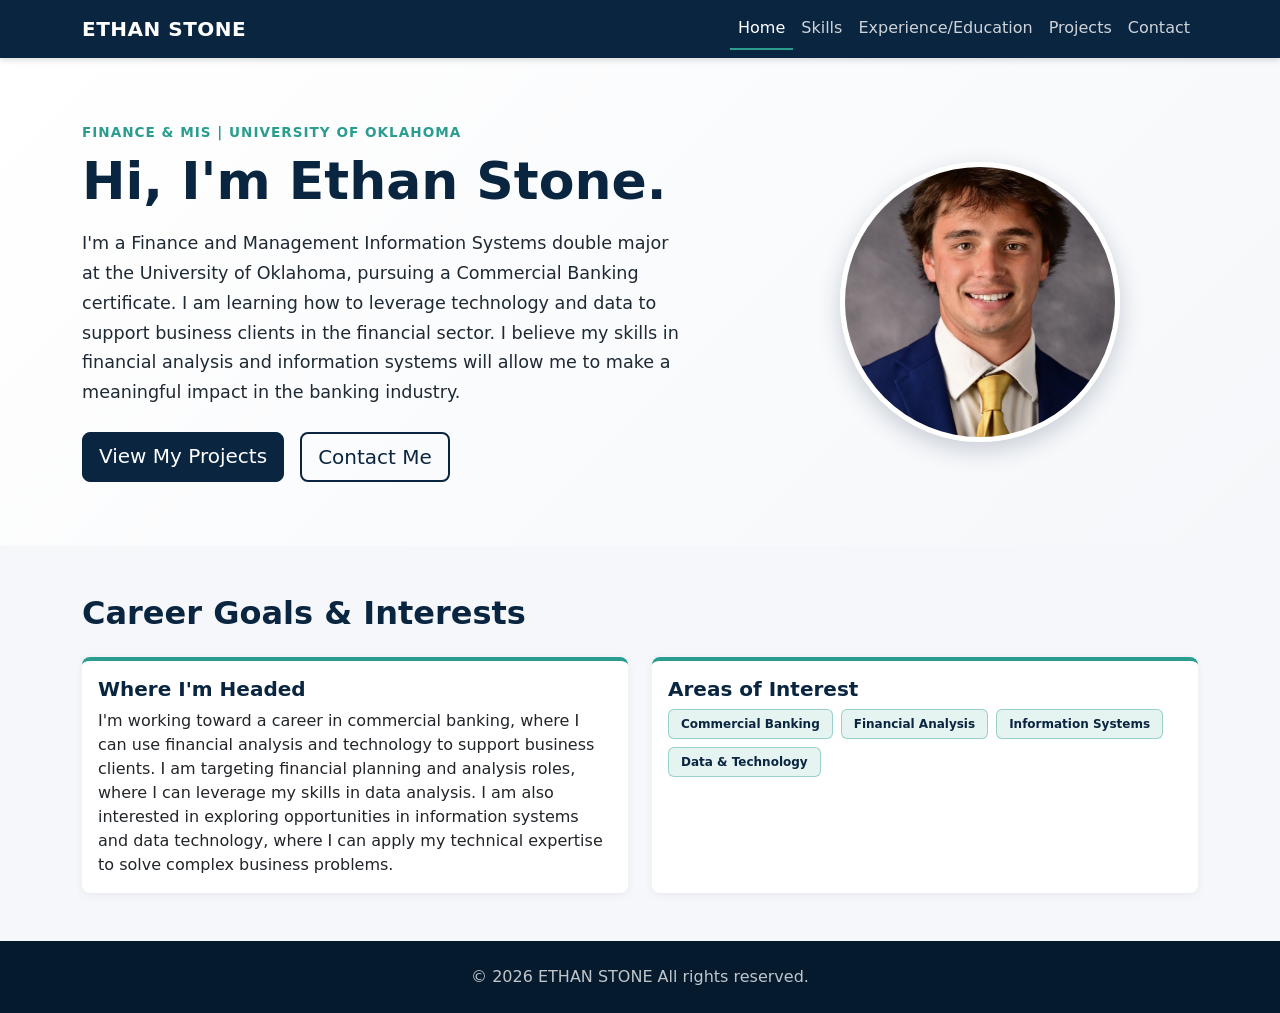
<file: index.html>
﻿<!DOCTYPE html>

<html lang="en" xmlns="http://www.w3.org/1999/xhtml">
<head>
    <meta charset="utf-8" />
    <meta name="viewport" content="width=device-width, initial-scale=1">
    <title>ETHAN STONE PORTFOLIO</title>

    <link href="https://cdn.jsdelivr.net/npm/bootstrap@5.3.8/dist/css/bootstrap.min.css" rel="stylesheet" integrity="sha384-sRIl4kxILFvY47J16cr9ZwB07vP4J8+LH7qKQnuqkuIAvNWLzeN8tE5YBujZqJLB" crossorigin="anonymous">
    <link rel="stylesheet" href="style.css">
</head>
<body class="d-flex flex-column min-vh-100">
    <header>
        <nav class="navbar navbar-expand-lg site-navbar" aria-label="Main navigation">
            <div class="container">
                <a class="navbar-brand" href="index.html">ETHAN STONE</a>

                <button class="navbar-toggler" type="button"
                        data-bs-toggle="collapse" data-bs-target="#mainNav"
                        aria-controls="mainNav" aria-expanded="false"
                        aria-label="Toggle navigation">
                    <span class="navbar-toggler-icon"></span>
                </button>

                <div class="collapse navbar-collapse" id="mainNav">
                    <ul class="navbar-nav ms-auto">
                        <li class="nav-item">
                            <a class="nav-link active" aria-current="page" href="index.html">Home</a>
                        </li>
                        <li class="nav-item">
                            <a class="nav-link" href="skills.html">Skills</a>
                        </li>
                        <li class="nav-item">
                            <a class="nav-link" href="experience.html">Experience/Education</a>
                        </li>
                        <li class="nav-item">
                            <a class="nav-link" href="projects.html">Projects</a>
                        </li>
                        <li class="nav-item">
                            <a class="nav-link" href="contact.html">Contact</a>
                        </li>
                    </ul>
                </div>
            </div>
        </nav>
    </header>

    <main class="flex-grow-1">
        <section class="hero" aria-labelledby="hero-title">
            <div class="container">
                <div class="row align-items-center g-5">

                    <div class="col-md-5 order-md-2 text-center">
                        <img src="images/stone.png"
                             alt="Portrait of Ethan Stone"
                             class="profile-photo">
                    </div>

                    <div class="col-md-7 order-md-1">
                        <p class="hero-eyebrow">Finance &amp; MIS | University of Oklahoma</p>
                        <h1 id="hero-title" class="hero-title">Hi, I'm Ethan Stone.</h1>
                        <p class="hero-bio">
                            I'm a Finance and Management Information Systems double major at the
                            University of Oklahoma, pursuing a Commercial Banking certificate.
                            I am learning how to leverage technology and data to support business clients in the financial sector.
                            I believe my skills in financial analysis and information systems will allow me to make a meaningful impact in the banking industry.
                        </p>
                        <div class="d-flex flex-wrap gap-3 mt-4">
                            <a href="projects.html" class="btn btn-brand btn-lg">View My Projects</a>
                            <a href="contact.html" class="btn btn-outline-brand btn-lg">Contact Me</a>
                        </div>
                    </div>

                </div>
            </div>
        </section>
        <section class="py-5 bg-light-gray" aria-labelledby="goals-title">
            <div class="container">
                <h2 id="goals-title" class="section-heading mb-4">Career Goals &amp; Interests</h2>
                <div class="row g-4">

                    <div class="col-md-6">
                        <div class="card info-card h-100">
                            <div class="card-body">
                                <h3 class="card-title h5">Where I'm Headed</h3>
                                <p class="card-text">
                                    I'm working toward a career in commercial banking, where I can use
                                    financial analysis and technology to support business clients.
                                    I am targeting financial planning and analysis roles, where I can leverage my skills in data analysis. I am also interested in exploring opportunities in information systems and data technology, where I can apply my technical expertise to solve complex business problems.
                                </p>
                            </div>
                        </div>
                    </div>

                    <div class="col-md-6">
                        <div class="card info-card h-100">
                            <div class="card-body">
                                <h3 class="card-title h5">Areas of Interest</h3>
                                <div class="d-flex flex-wrap gap-2">
                                    <span class="badge skill-badge">Commercial Banking</span>
                                    <span class="badge skill-badge">Financial Analysis</span>
                                    <span class="badge skill-badge">Information Systems</span>
                                    <span class="badge skill-badge">Data &amp; Technology</span>
                                </div>
                            </div>
                        </div>
                    </div>

                </div>
            </div>
        </section>

    </main>

    <footer class="site-footer">
        <div class="container text-center">
            <p class="mb-0">&copy; 2026 ETHAN STONE All rights reserved.</p>
        </div>
    </footer>
    <script src="https://cdn.jsdelivr.net/npm/bootstrap@5.3.3/dist/js/bootstrap.bundle.min.js"></script>
    <script src="js/Script1.js"></script>
</body>
</html>
</file>
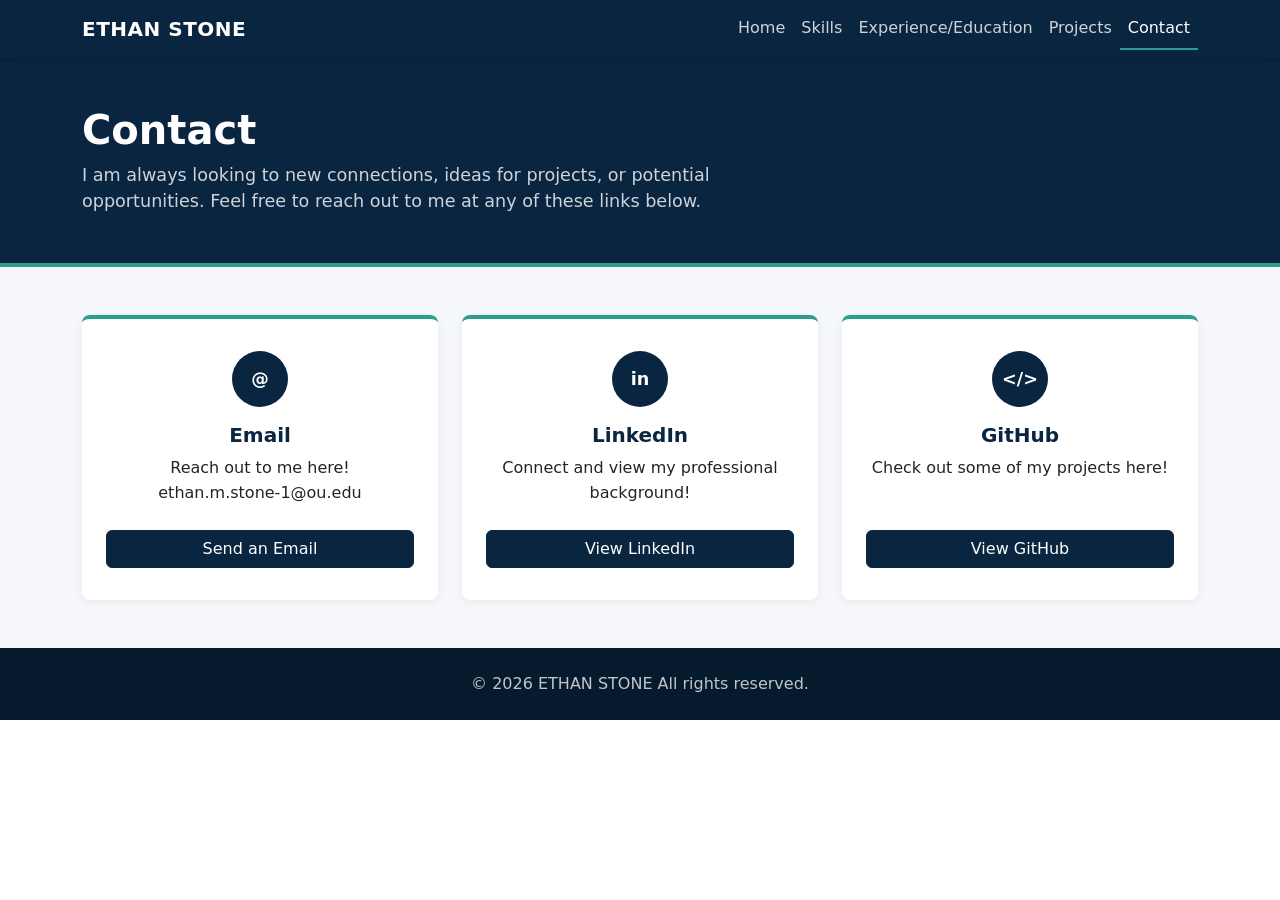
<file: Contact.html>
﻿<!DOCTYPE html>

<html lang="en" xmlns="http://www.w3.org/1999/xhtml">
<head>
    <meta charset="utf-8" />
    <meta name="viewport" content="width=device-width, initial-scale=1">
    <title>ETHAN STONE PORTFOLIO</title>

    <link href="https://cdn.jsdelivr.net/npm/bootstrap@5.3.8/dist/css/bootstrap.min.css" rel="stylesheet" integrity="sha384-sRIl4kxILFvY47J16cr9ZwB07vP4J8+LH7qKQnuqkuIAvNWLzeN8tE5YBujZqJLB" crossorigin="anonymous">
    <link rel="stylesheet" href="style.css">
</head>
<body class="d-flex flex-column min-vh-100">
    <header>
        <nav class="navbar navbar-expand-lg site-navbar" aria-label="Main navigation">
            <div class="container">
                <a class="navbar-brand" href="index.html">ETHAN STONE</a>

                <button class="navbar-toggler" type="button"
                        data-bs-toggle="collapse" data-bs-target="#mainNav"
                        aria-controls="mainNav" aria-expanded="false"
                        aria-label="Toggle navigation">
                    <span class="navbar-toggler-icon"></span>
                </button>

                <div class="collapse navbar-collapse" id="mainNav">
                    <ul class="navbar-nav ms-auto">
                        <li class="nav-item">
                            <a class="nav-link" href="index.html">Home</a>
                        </li>
                        <li class="nav-item">
                            <a class="nav-link" href="skills.html">Skills</a>
                        </li>
                        <li class="nav-item">
                            <a class="nav-link" href="experience.html">Experience/Education</a>
                        </li>
                        <li class="nav-item">
                            <a class="nav-link" href="projects.html">Projects</a>
                        </li>
                        <li class="nav-item">
                            <a class="nav-link active" aria-current="page" href="contact.html">Contact</a>
                        </li>
                    </ul>
                </div>
            </div>
        </nav>
    </header>

    <section class="page-header">
        <div class="container">
            <h1 class="page-title">Contact</h1>
            <p class="page-subtitle mb-0">
                I am always looking to new connections, ideas for projects, or potential opportunities. Feel free to reach out to me at any of these links below.
            </p>
        </div>
    </section>

    <section class="py-5 bg-light-gray" aria-label="Contact information">
        <div class="container">
            <div class="row g-4 justify-content-center">

                <div class="col-md-6 col-lg-4">
                    <div class="card info-card contact-card h-100">
                        <div class="card-body text-center d-flex flex-column">
                            <div class="contact-icon" aria-hidden="true">@</div>
                            <h2 class="card-title h5">Email</h2>
                            <p class="card-text">
                                Reach out to me here!<br>
                                <span class="replace-me">ethan.m.stone-1@ou.edu</span>
                            </p>
                            <a href="mailto:ethan.m.stone-1@ou.edu"
                               class="btn btn-brand mt-auto">Send an Email</a>
                        </div>
                    </div>
                </div>
                <div class="col-md-6 col-lg-4">
                    <div class="card info-card contact-card h-100">
                        <div class="card-body text-center d-flex flex-column">
                            <div class="contact-icon" aria-hidden="true">in</div>
                            <h2 class="card-title h5">LinkedIn</h2>
                            <p class="card-text">
                                Connect and view my professional background!
                            </p>
                            <a href="https://www.linkedin.com/in/ethan-stone11/"
                               class="btn btn-brand mt-auto"
                               target="_blank" rel="noopener noreferrer">
                                View LinkedIn
                                <span class="visually-hidden">(opens in a new tab)</span>
                            </a>
                        </div>
                    </div>
                </div>
                <div class="col-md-6 col-lg-4">
                    <div class="card info-card contact-card h-100">
                        <div class="card-body text-center d-flex flex-column">
                            <div class="contact-icon" aria-hidden="true">&lt;/&gt;</div>
                            <h2 class="card-title h5">GitHub</h2>
                            <p class="card-text">
                                Check out some of my projects here!
                            </p>
                            <a href="https://github.com/ethan-stone04"
                               class="btn btn-brand mt-auto"
                               target="_blank" rel="noopener noreferrer">
                                View GitHub
                                <span class="visually-hidden">(opens in a new tab)</span>
                            </a>
                        </div>
                    </div>
                </div>

            </div>
        </div>
    </section>


    <footer class="site-footer">
        <div class="container text-center">
            <p class="mb-0">&copy; 2026 ETHAN STONE All rights reserved.</p>
        </div>
    </footer>
    <script src="https://cdn.jsdelivr.net/npm/bootstrap@5.3.3/dist/js/bootstrap.bundle.min.js"></script>
    <script src="js/Script1.js"></script>

</body>
</html>
</file>
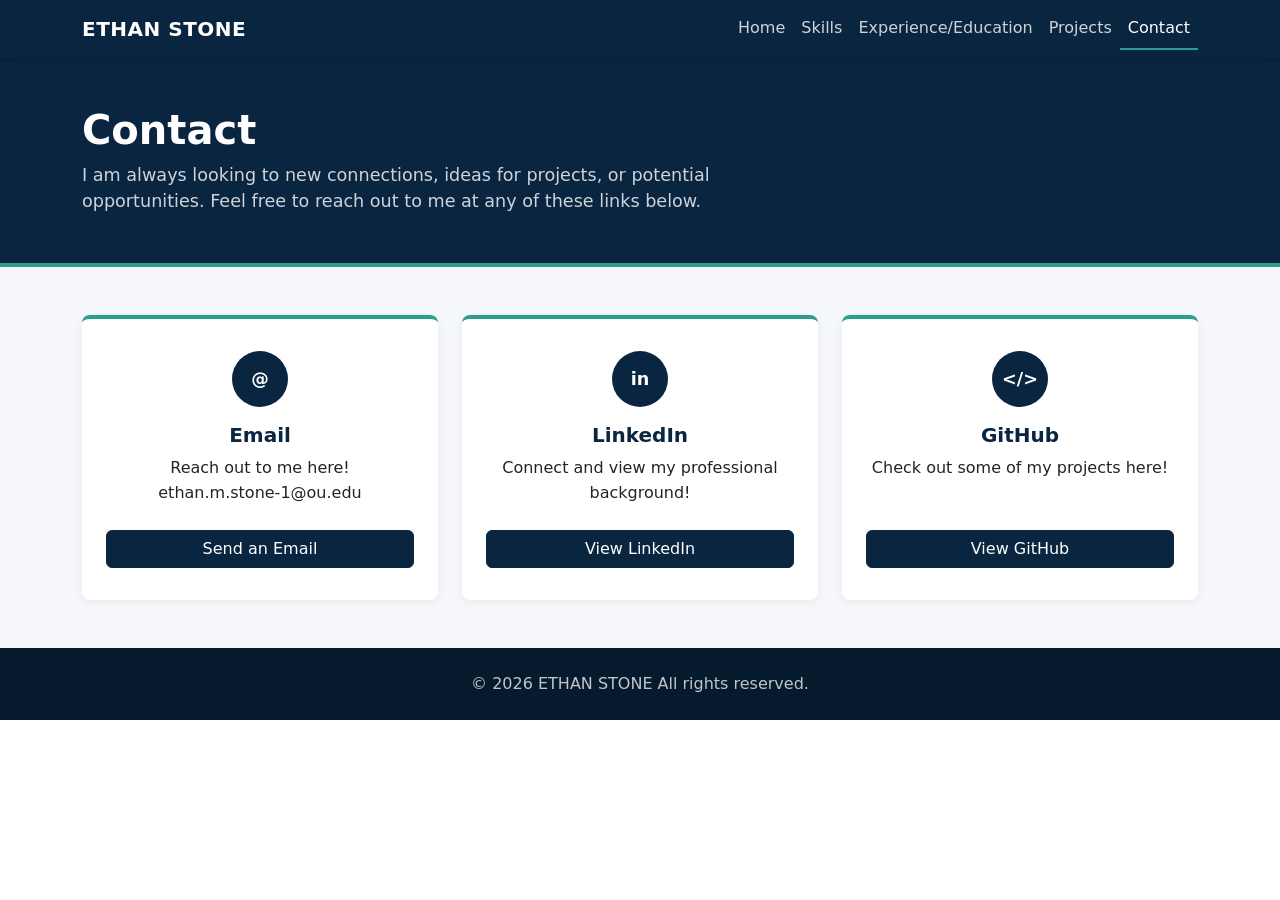
<file: contact.html>
﻿<!DOCTYPE html>

<html lang="en" xmlns="http://www.w3.org/1999/xhtml">
<head>
    <meta charset="utf-8" />
    <meta name="viewport" content="width=device-width, initial-scale=1">
    <title>ETHAN STONE PORTFOLIO</title>

    <link href="https://cdn.jsdelivr.net/npm/bootstrap@5.3.8/dist/css/bootstrap.min.css" rel="stylesheet" integrity="sha384-sRIl4kxILFvY47J16cr9ZwB07vP4J8+LH7qKQnuqkuIAvNWLzeN8tE5YBujZqJLB" crossorigin="anonymous">
    <link rel="stylesheet" href="style.css">
</head>
<body class="d-flex flex-column min-vh-100">
    <header>
        <nav class="navbar navbar-expand-lg site-navbar" aria-label="Main navigation">
            <div class="container">
                <a class="navbar-brand" href="index.html">ETHAN STONE</a>

                <button class="navbar-toggler" type="button"
                        data-bs-toggle="collapse" data-bs-target="#mainNav"
                        aria-controls="mainNav" aria-expanded="false"
                        aria-label="Toggle navigation">
                    <span class="navbar-toggler-icon"></span>
                </button>

                <div class="collapse navbar-collapse" id="mainNav">
                    <ul class="navbar-nav ms-auto">
                        <li class="nav-item">
                            <a class="nav-link" href="index.html">Home</a>
                        </li>
                        <li class="nav-item">
                            <a class="nav-link" href="skills.html">Skills</a>
                        </li>
                        <li class="nav-item">
                            <a class="nav-link" href="experience.html">Experience/Education</a>
                        </li>
                        <li class="nav-item">
                            <a class="nav-link" href="projects.html">Projects</a>
                        </li>
                        <li class="nav-item">
                            <a class="nav-link active" aria-current="page" href="contact.html">Contact</a>
                        </li>
                    </ul>
                </div>
            </div>
        </nav>
    </header>

    <section class="page-header">
        <div class="container">
            <h1 class="page-title">Contact</h1>
            <p class="page-subtitle mb-0">
                I am always looking to new connections, ideas for projects, or potential opportunities. Feel free to reach out to me at any of these links below.
            </p>
        </div>
    </section>

    <section class="py-5 bg-light-gray" aria-label="Contact information">
        <div class="container">
            <div class="row g-4 justify-content-center">

                <div class="col-md-6 col-lg-4">
                    <div class="card info-card contact-card h-100">
                        <div class="card-body text-center d-flex flex-column">
                            <div class="contact-icon" aria-hidden="true">@</div>
                            <h2 class="card-title h5">Email</h2>
                            <p class="card-text">
                                Reach out to me here!<br>
                                <span class="replace-me">ethan.m.stone-1@ou.edu</span>
                            </p>
                            <a href="mailto:ethan.m.stone-1@ou.edu"
                               class="btn btn-brand mt-auto">Send an Email</a>
                        </div>
                    </div>
                </div>
                <div class="col-md-6 col-lg-4">
                    <div class="card info-card contact-card h-100">
                        <div class="card-body text-center d-flex flex-column">
                            <div class="contact-icon" aria-hidden="true">in</div>
                            <h2 class="card-title h5">LinkedIn</h2>
                            <p class="card-text">
                                Connect and view my professional background!
                            </p>
                            <a href="https://www.linkedin.com/in/ethan-stone11/"
                               class="btn btn-brand mt-auto"
                               target="_blank" rel="noopener noreferrer">
                                View LinkedIn
                                <span class="visually-hidden">(opens in a new tab)</span>
                            </a>
                        </div>
                    </div>
                </div>
                <div class="col-md-6 col-lg-4">
                    <div class="card info-card contact-card h-100">
                        <div class="card-body text-center d-flex flex-column">
                            <div class="contact-icon" aria-hidden="true">&lt;/&gt;</div>
                            <h2 class="card-title h5">GitHub</h2>
                            <p class="card-text">
                                Check out some of my projects here!
                            </p>
                            <a href="https://github.com/ethan-stone04"
                               class="btn btn-brand mt-auto"
                               target="_blank" rel="noopener noreferrer">
                                View GitHub
                                <span class="visually-hidden">(opens in a new tab)</span>
                            </a>
                        </div>
                    </div>
                </div>

            </div>
        </div>
    </section>


    <footer class="site-footer">
        <div class="container text-center">
            <p class="mb-0">&copy; 2026 ETHAN STONE All rights reserved.</p>
        </div>
    </footer>
    <script src="https://cdn.jsdelivr.net/npm/bootstrap@5.3.3/dist/js/bootstrap.bundle.min.js"></script>
    <script src="js/Script1.js"></script>

</body>
</html>
</file>
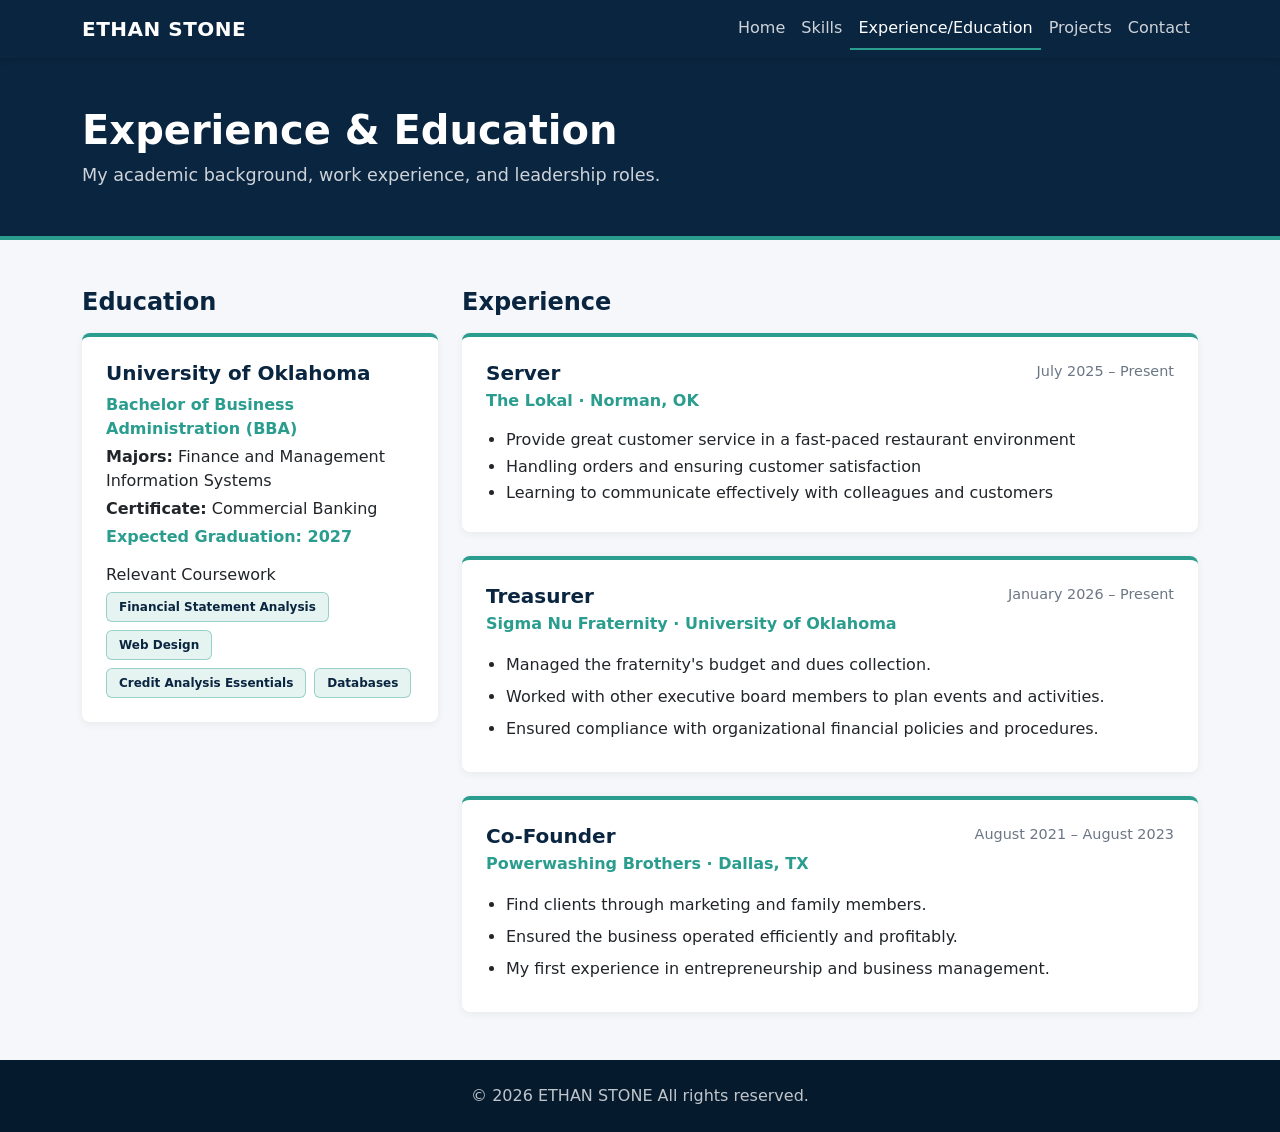
<file: Experience.html>
﻿<!DOCTYPE html>

<html lang="en" xmlns="http://www.w3.org/1999/xhtml">
<head>
    <meta charset="utf-8" />
    <meta name="viewport" content="width=device-width, initial-scale=1">
    <title>ETHAN STONE PORTFOLIO</title>

    <link href="https://cdn.jsdelivr.net/npm/bootstrap@5.3.8/dist/css/bootstrap.min.css" rel="stylesheet" integrity="sha384-sRIl4kxILFvY47J16cr9ZwB07vP4J8+LH7qKQnuqkuIAvNWLzeN8tE5YBujZqJLB" crossorigin="anonymous">
    <link rel="stylesheet" href="style.css">
</head>

<body class="d-flex flex-column min-vh-100">
    <header>
        <nav class="navbar navbar-expand-lg site-navbar" aria-label="Main navigation">
            <div class="container">
                <a class="navbar-brand" href="index.html">ETHAN STONE</a>

                <button class="navbar-toggler" type="button"
                        data-bs-toggle="collapse" data-bs-target="#mainNav"
                        aria-controls="mainNav" aria-expanded="false"
                        aria-label="Toggle navigation">
                    <span class="navbar-toggler-icon"></span>
                </button>

                <div class="collapse navbar-collapse" id="mainNav">
                    <ul class="navbar-nav ms-auto">
                        <li class="nav-item">
                            <a class="nav-link" href="index.html">Home</a>
                        </li>
                        <li class="nav-item">
                            <a class="nav-link" href="skills.html">Skills</a>
                        </li>
                        <li class="nav-item">
                            <a class="nav-link active" aria-current="page" href="experience.html">Experience/Education</a>
                        </li>
                        <li class="nav-item">
                            <a class="nav-link" href="projects.html">Projects</a>
                        </li>
                        <li class="nav-item">
                            <a class="nav-link" href="contact.html">Contact</a>
                        </li>
                    </ul>
                </div>
            </div>
        </nav>
    </header>

    <main class="flex-grow-1">

        <!-- PAGE BANNER -->
        <section class="page-header">
            <div class="container">
                <h1 class="page-title">Experience &amp; Education</h1>
                <p class="page-subtitle mb-0">
                    My academic background, work experience, and leadership roles.
                </p>
            </div>
        </section>

        <section class="py-5 bg-light-gray" aria-label="Education and experience">
            <div class="container">
                <div class="row g-4">

                    <div class="col-lg-4">
                        <h2 class="section-heading h4 mb-3">Education</h2>
                        <div class="card info-card entry-card">
                            <div class="card-body">
                                <h3 class="card-title h5">University of Oklahoma</h3>
                                <p class="entry-meta mb-1">
                                    <span class="replace-me">Bachelor of Business Administration (BBA)</span>
                                </p>
                                <p class="mb-1"><strong>Majors:</strong> Finance and Management Information Systems</p>
                                <p class="mb-1"><strong>Certificate:</strong> Commercial Banking</p>
                                <p class="entry-meta">
                                    Expected Graduation: 2027
                                </p>

                                <h4 class="h6 mt-3">Relevant Coursework</h4>
                                <div class="d-flex flex-wrap gap-2">
                                    <span class="badge skill-badge">Financial Statement Analysis</span>
                                    <span class="badge skill-badge">Web Design</span>
                                    <span class="badge skill-badge">Credit Analysis Essentials</span>
                                    <span class="badge skill-badge">Databases</span>
                                </div>
                            </div>
                        </div>
                    </div>

                  
                    <div class="col-lg-8">
                        <h2 class="section-heading h4 mb-3">Experience</h2>

                       
                        <div class="card info-card entry-card mb-4">
                            <div class="card-body">
                                <div class="d-flex flex-column flex-sm-row justify-content-between">
                                    <h3 class="card-title h5 mb-1">Server</h3>
                                    <span class="entry-dates">July 2025 &ndash; Present</span>
                                </div>
                                <p class="entry-meta">The Lokal &middot; <span>Norman, OK</span></p>
                                <ul class="entry-list mb-0">
                                    <li style="font-size:1rem; color:inherit; line-height:1.4; margin-bottom:0.25rem;">Provide great customer service in a fast-paced restaurant environment</li>
                                    <li style="font-size:1rem; color:inherit; line-height:1.4; margin-bottom:0.25rem;">Handling orders and ensuring customer satisfaction</li>
                                    <li style="font-size:1rem; color:inherit; line-height:1.4; margin-bottom:0.25rem;">Learning to communicate effectively with colleagues and customers</li>
                                </ul>
                            </div>
                        </div>


                        <div class="card info-card entry-card mb-4">
                            <div class="card-body">
                                <div class="d-flex flex-column flex-sm-row justify-content-between">
                                    <h3 class="card-title h5 mb-1">Treasurer</h3>
                                    <span class="entry-dates">January 2026 &ndash; Present</span>
                                </div>
                                <p class="entry-meta">
                                    <span>Sigma Nu Fraternity</span> &middot; University of Oklahoma
                                </p>
                                <ul class="entry-list mb-0">
                                    <li>Managed the fraternity's budget and dues collection.</li>
                                    <li>Worked with other executive board members to plan events and activities.</li>
                                    <li>Ensured compliance with organizational financial policies and procedures.</li>
                                </ul>
                            </div>
                        </div>

                        <div class="card info-card entry-card">
                            <div class="card-body">
                                <div class="d-flex flex-column flex-sm-row justify-content-between">
                                    <h3 class="card-title h5 mb-1">Co-Founder</h3>
                                    <span class="entry-dates replace-me">August 2021 &ndash; August 2023</span>
                                </div>
                                <p class="entry-meta">Powerwashing Brothers &middot; Dallas, TX</p>
                                <ul class="entry-list mb-0">
                                    <li>Find clients through marketing and family members.</li>
                                    <li>Ensured the business operated efficiently and profitably.</li>
                                    <li>My first experience in entrepreneurship and business management.</li>
                                </ul>
                            </div>
                        </div>

                    </div>
                </div>
            </div>
        </section>

    </main>

    <footer class="site-footer">
        <div class="container text-center">
            <p class="mb-0">&copy; 2026 ETHAN STONE All rights reserved.</p>
        </div>
    </footer>
    <script src="https://cdn.jsdelivr.net/npm/bootstrap@5.3.3/dist/js/bootstrap.bundle.min.js"></script>
    <script src="js/Script1.js"></script>

</body>
</html>
</file>
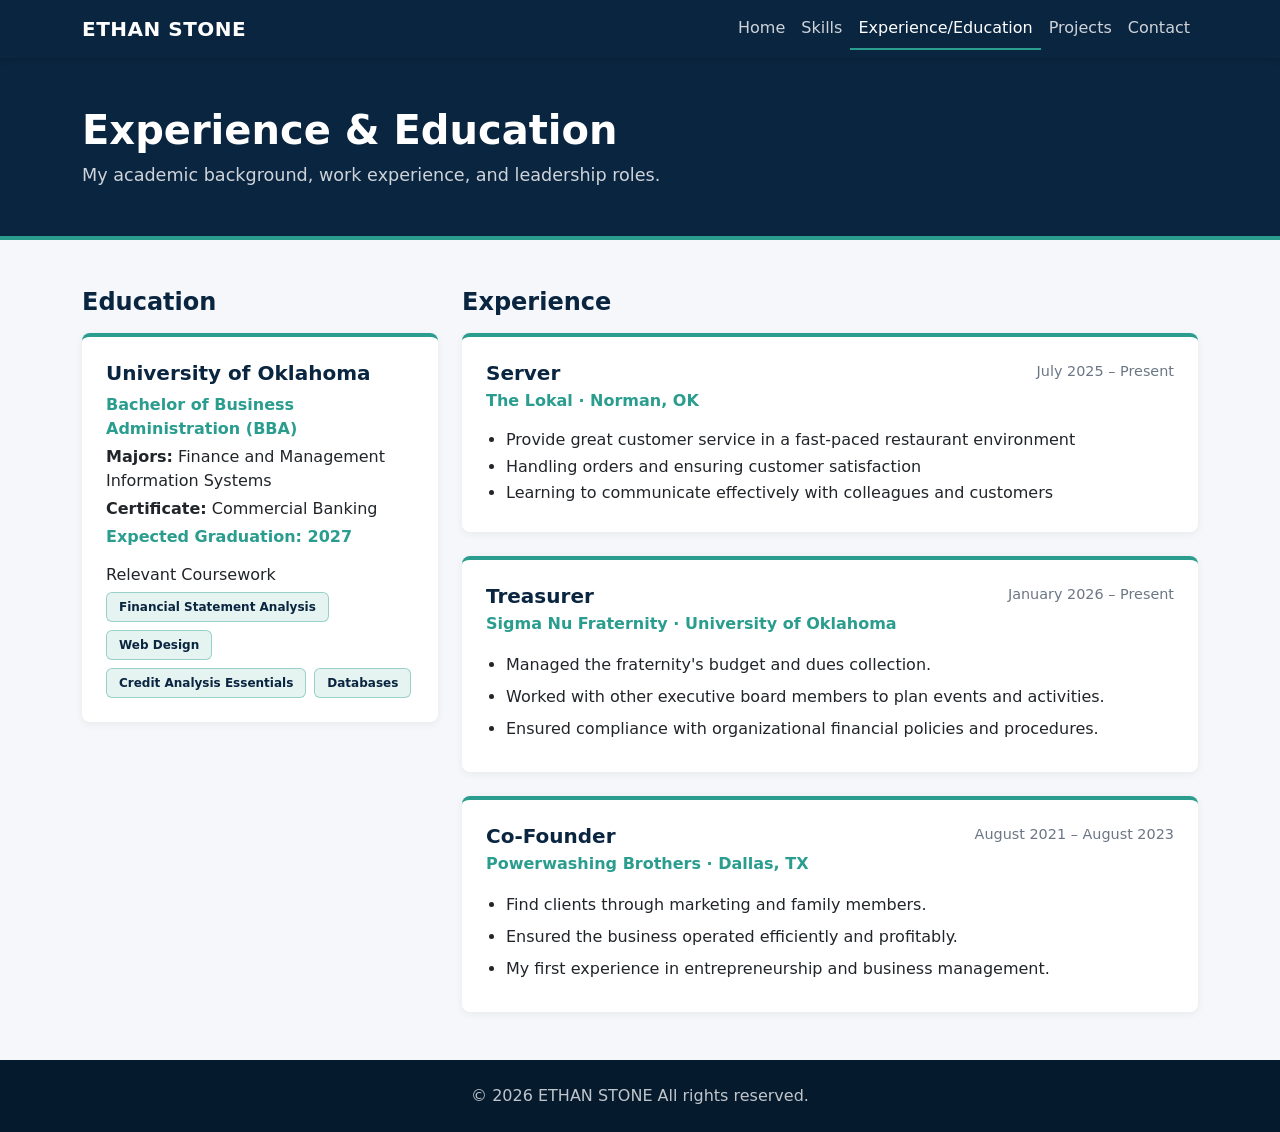
<file: experience.html>
﻿<!DOCTYPE html>

<html lang="en" xmlns="http://www.w3.org/1999/xhtml">
<head>
    <meta charset="utf-8" />
    <meta name="viewport" content="width=device-width, initial-scale=1">
    <title>ETHAN STONE PORTFOLIO</title>

    <link href="https://cdn.jsdelivr.net/npm/bootstrap@5.3.8/dist/css/bootstrap.min.css" rel="stylesheet" integrity="sha384-sRIl4kxILFvY47J16cr9ZwB07vP4J8+LH7qKQnuqkuIAvNWLzeN8tE5YBujZqJLB" crossorigin="anonymous">
    <link rel="stylesheet" href="style.css">
</head>

<body class="d-flex flex-column min-vh-100">
    <header>
        <nav class="navbar navbar-expand-lg site-navbar" aria-label="Main navigation">
            <div class="container">
                <a class="navbar-brand" href="index.html">ETHAN STONE</a>

                <button class="navbar-toggler" type="button"
                        data-bs-toggle="collapse" data-bs-target="#mainNav"
                        aria-controls="mainNav" aria-expanded="false"
                        aria-label="Toggle navigation">
                    <span class="navbar-toggler-icon"></span>
                </button>

                <div class="collapse navbar-collapse" id="mainNav">
                    <ul class="navbar-nav ms-auto">
                        <li class="nav-item">
                            <a class="nav-link" href="index.html">Home</a>
                        </li>
                        <li class="nav-item">
                            <a class="nav-link" href="skills.html">Skills</a>
                        </li>
                        <li class="nav-item">
                            <a class="nav-link active" aria-current="page" href="experience.html">Experience/Education</a>
                        </li>
                        <li class="nav-item">
                            <a class="nav-link" href="projects.html">Projects</a>
                        </li>
                        <li class="nav-item">
                            <a class="nav-link" href="contact.html">Contact</a>
                        </li>
                    </ul>
                </div>
            </div>
        </nav>
    </header>

    <main class="flex-grow-1">

        <!-- PAGE BANNER -->
        <section class="page-header">
            <div class="container">
                <h1 class="page-title">Experience &amp; Education</h1>
                <p class="page-subtitle mb-0">
                    My academic background, work experience, and leadership roles.
                </p>
            </div>
        </section>

        <section class="py-5 bg-light-gray" aria-label="Education and experience">
            <div class="container">
                <div class="row g-4">

                    <div class="col-lg-4">
                        <h2 class="section-heading h4 mb-3">Education</h2>
                        <div class="card info-card entry-card">
                            <div class="card-body">
                                <h3 class="card-title h5">University of Oklahoma</h3>
                                <p class="entry-meta mb-1">
                                    <span class="replace-me">Bachelor of Business Administration (BBA)</span>
                                </p>
                                <p class="mb-1"><strong>Majors:</strong> Finance and Management Information Systems</p>
                                <p class="mb-1"><strong>Certificate:</strong> Commercial Banking</p>
                                <p class="entry-meta">
                                    Expected Graduation: 2027
                                </p>

                                <h4 class="h6 mt-3">Relevant Coursework</h4>
                                <div class="d-flex flex-wrap gap-2">
                                    <span class="badge skill-badge">Financial Statement Analysis</span>
                                    <span class="badge skill-badge">Web Design</span>
                                    <span class="badge skill-badge">Credit Analysis Essentials</span>
                                    <span class="badge skill-badge">Databases</span>
                                </div>
                            </div>
                        </div>
                    </div>

                  
                    <div class="col-lg-8">
                        <h2 class="section-heading h4 mb-3">Experience</h2>

                       
                        <div class="card info-card entry-card mb-4">
                            <div class="card-body">
                                <div class="d-flex flex-column flex-sm-row justify-content-between">
                                    <h3 class="card-title h5 mb-1">Server</h3>
                                    <span class="entry-dates">July 2025 &ndash; Present</span>
                                </div>
                                <p class="entry-meta">The Lokal &middot; <span>Norman, OK</span></p>
                                <ul class="entry-list mb-0">
                                    <li style="font-size:1rem; color:inherit; line-height:1.4; margin-bottom:0.25rem;">Provide great customer service in a fast-paced restaurant environment</li>
                                    <li style="font-size:1rem; color:inherit; line-height:1.4; margin-bottom:0.25rem;">Handling orders and ensuring customer satisfaction</li>
                                    <li style="font-size:1rem; color:inherit; line-height:1.4; margin-bottom:0.25rem;">Learning to communicate effectively with colleagues and customers</li>
                                </ul>
                            </div>
                        </div>


                        <div class="card info-card entry-card mb-4">
                            <div class="card-body">
                                <div class="d-flex flex-column flex-sm-row justify-content-between">
                                    <h3 class="card-title h5 mb-1">Treasurer</h3>
                                    <span class="entry-dates">January 2026 &ndash; Present</span>
                                </div>
                                <p class="entry-meta">
                                    <span>Sigma Nu Fraternity</span> &middot; University of Oklahoma
                                </p>
                                <ul class="entry-list mb-0">
                                    <li>Managed the fraternity's budget and dues collection.</li>
                                    <li>Worked with other executive board members to plan events and activities.</li>
                                    <li>Ensured compliance with organizational financial policies and procedures.</li>
                                </ul>
                            </div>
                        </div>

                        <div class="card info-card entry-card">
                            <div class="card-body">
                                <div class="d-flex flex-column flex-sm-row justify-content-between">
                                    <h3 class="card-title h5 mb-1">Co-Founder</h3>
                                    <span class="entry-dates replace-me">August 2021 &ndash; August 2023</span>
                                </div>
                                <p class="entry-meta">Powerwashing Brothers &middot; Dallas, TX</p>
                                <ul class="entry-list mb-0">
                                    <li>Find clients through marketing and family members.</li>
                                    <li>Ensured the business operated efficiently and profitably.</li>
                                    <li>My first experience in entrepreneurship and business management.</li>
                                </ul>
                            </div>
                        </div>

                    </div>
                </div>
            </div>
        </section>

    </main>

    <footer class="site-footer">
        <div class="container text-center">
            <p class="mb-0">&copy; 2026 ETHAN STONE All rights reserved.</p>
        </div>
    </footer>
    <script src="https://cdn.jsdelivr.net/npm/bootstrap@5.3.3/dist/js/bootstrap.bundle.min.js"></script>
    <script src="js/Script1.js"></script>

</body>
</html>
</file>
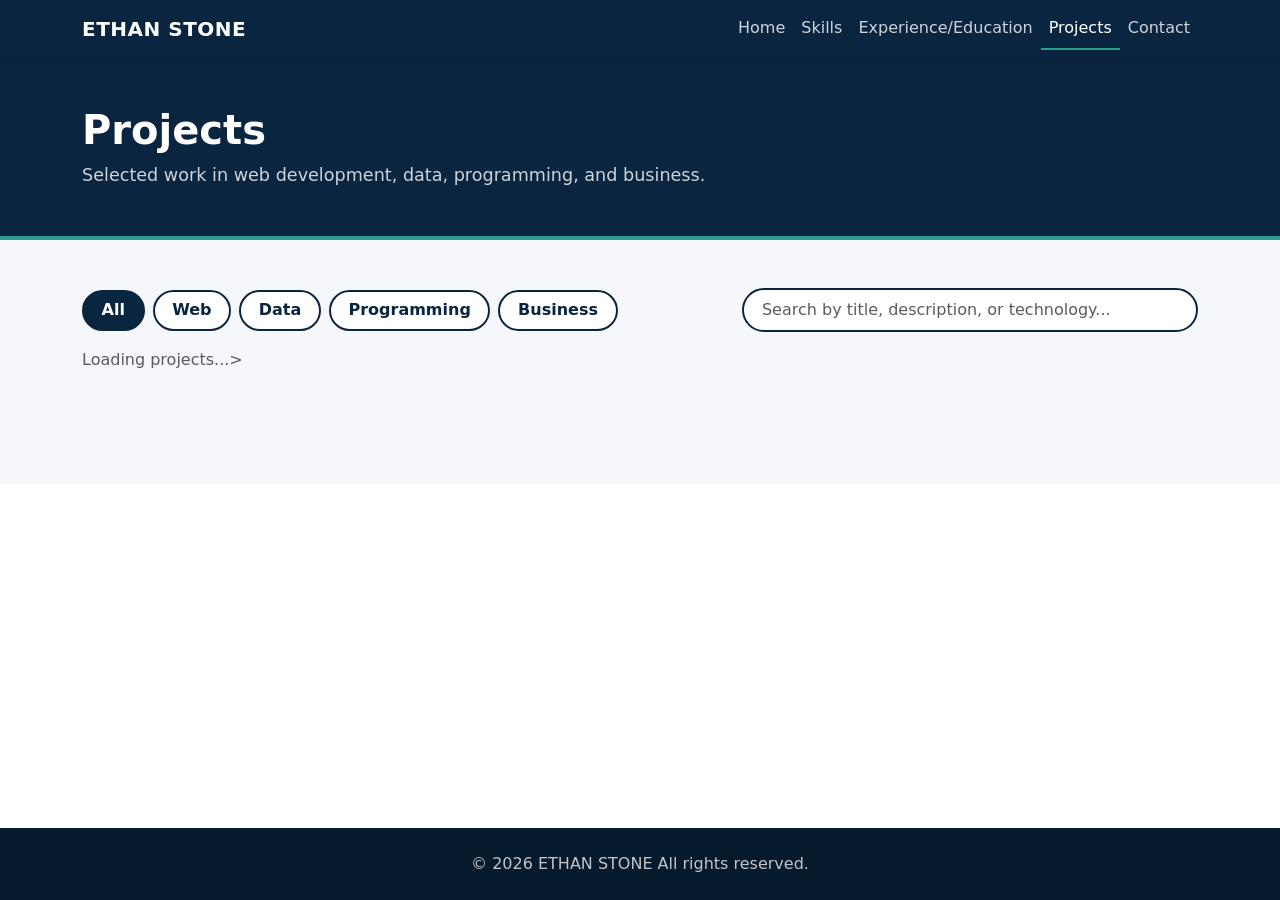
<file: Projects.html>
﻿<!DOCTYPE html>

<html lang="en" xmlns="http://www.w3.org/1999/xhtml">
<head>
    <meta charset="utf-8" />
    <meta name="viewport" content="width=device-width, initial-scale=1">
    <title>ETHAN STONE PORTFOLIO</title>

    <link href="https://cdn.jsdelivr.net/npm/bootstrap@5.3.8/dist/css/bootstrap.min.css" rel="stylesheet" integrity="sha384-sRIl4kxILFvY47J16cr9ZwB07vP4J8+LH7qKQnuqkuIAvNWLzeN8tE5YBujZqJLB" crossorigin="anonymous">
    <link rel="stylesheet" href="style.css">
</head>
<body class="d-flex flex-column min-vh-100">
    <header>
        <nav class="navbar navbar-expand-lg site-navbar" aria-label="Main navigation">
            <div class="container">
                <a class="navbar-brand" href="index.html">ETHAN STONE</a>

                <button class="navbar-toggler" type="button"
                        data-bs-toggle="collapse" data-bs-target="#mainNav"
                        aria-controls="mainNav" aria-expanded="false"
                        aria-label="Toggle navigation">
                    <span class="navbar-toggler-icon"></span>
                </button>

                <div class="collapse navbar-collapse" id="mainNav">
                    <ul class="navbar-nav ms-auto">
                        <li class="nav-item">
                            <a class="nav-link" href="index.html">Home</a>
                        </li>
                        <li class="nav-item">
                            <a class="nav-link" href="skills.html">Skills</a>
                        </li>
                        <li class="nav-item">
                            <a class="nav-link" href="experience.html">Experience/Education</a>
                        </li>
                        <li class="nav-item">
                            <a class="nav-link active" aria-current="page" href="projects.html">Projects</a>
                        </li>
                        <li class="nav-item">
                            <a class="nav-link" href="contact.html">Contact</a>
                        </li>
                    </ul>
                </div>
            </div>
        </nav>
    </header>

    <main class="flex-grow-1">
        <section class="page-header">
            <div class="container">
                <h1 class="page-title">Projects</h1>
                <p class="page-subtitle mb-0">
                    Selected work in web development, data, programming, and business.
                </p>
            </div>
        </section>

        <section class="py-5 bg-light-gray" aria-label="Project list">
            <div class="container">

                <div class="row g-3 align-items-center mb-4">
                    <div class="col-lg-7">
                        <div id="filter-buttons" class="d-flex flex-wrap gap-2" role="group" aria-label="Filter projects by category">
                            <button type="button" class="btn filter-btn active" data-category="All" aria-pressed="true">All</button>
                            <button type="button" class="btn filter-btn" data-category="Web" aria-pressed="false">Web</button>
                            <button type="button" class="btn filter-btn" data-category="Data" aria-pressed="false">Data</button>
                            <button type="button" class="btn filter-btn" data-category="Programming" aria-pressed="false">Programming</button>
                            <button type="button" class="btn filter-btn" data-category="Business" aria-pressed="false">Business</button>
                        </div>
                    </div>
                    <div class="col-lg-5">
                        <label for="project-search" class="visually-hidden">Search projects</label>
                        <input type="search" id="project-search" class="form-control search-input"
                               placeholder="Search by title, description, or technology..."
                               autocomplete="off">
                    </div>
                    <div id="project-status" class="text-muted mb-3" aria-live="polite">
                        Loading projects...>
                    </div>
                    <div id="project-grid" class="row g-4"></div>
                </div>
            </div>
        </section>

    </main>

    <footer class="site-footer">
        <div class="container text-center">
            <p class="mb-0">&copy; 2026 ETHAN STONE All rights reserved.</p>
        </div>
    </footer>
    <script src="https://cdn.jsdelivr.net/npm/bootstrap@5.3.3/dist/js/bootstrap.bundle.min.js"></script>
    <script src="js/Script1.js"></script>

</body>
</html>
</file>
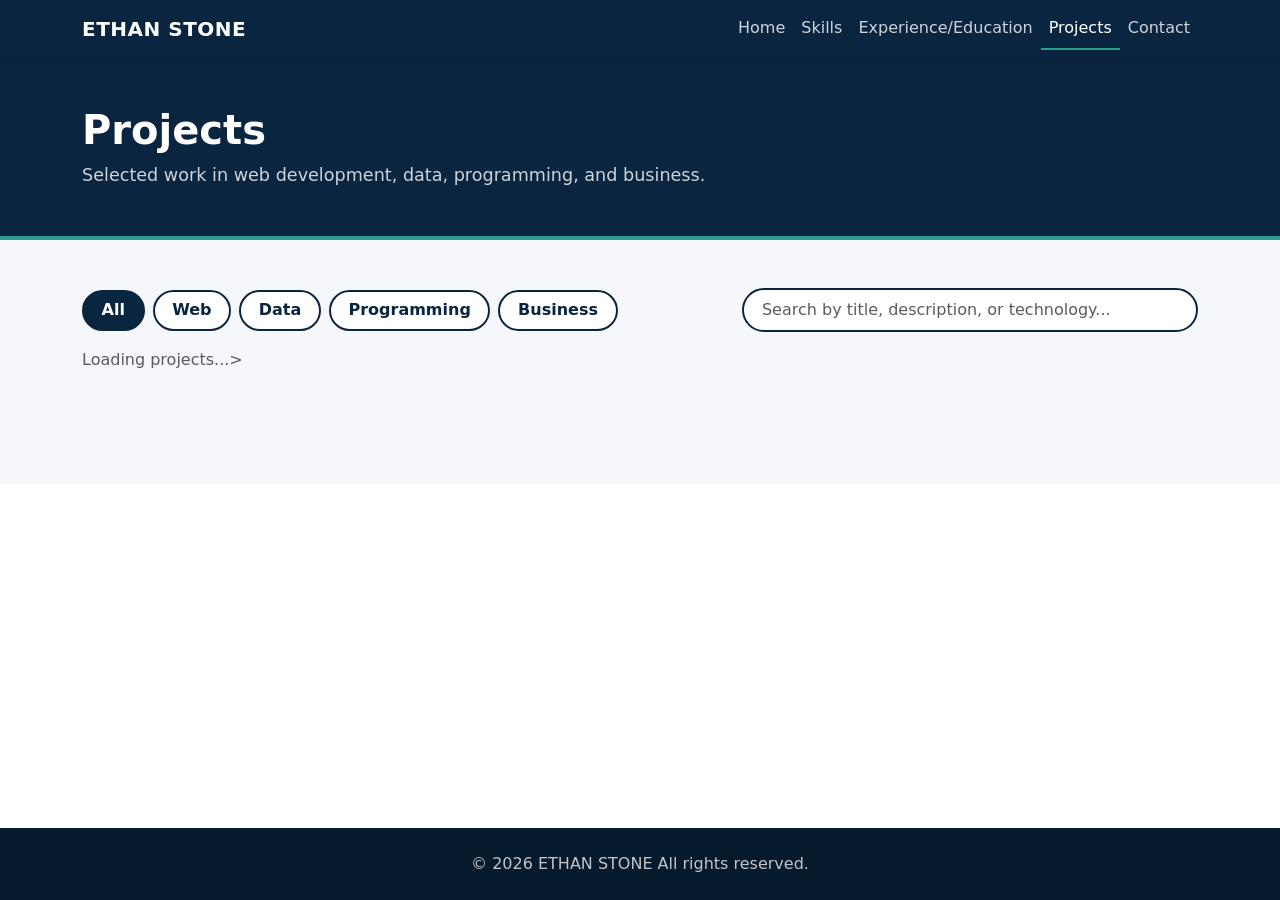
<file: projects.html>
﻿<!DOCTYPE html>

<html lang="en" xmlns="http://www.w3.org/1999/xhtml">
<head>
    <meta charset="utf-8" />
    <meta name="viewport" content="width=device-width, initial-scale=1">
    <title>ETHAN STONE PORTFOLIO</title>

    <link href="https://cdn.jsdelivr.net/npm/bootstrap@5.3.8/dist/css/bootstrap.min.css" rel="stylesheet" integrity="sha384-sRIl4kxILFvY47J16cr9ZwB07vP4J8+LH7qKQnuqkuIAvNWLzeN8tE5YBujZqJLB" crossorigin="anonymous">
    <link rel="stylesheet" href="style.css">
</head>
<body class="d-flex flex-column min-vh-100">
    <header>
        <nav class="navbar navbar-expand-lg site-navbar" aria-label="Main navigation">
            <div class="container">
                <a class="navbar-brand" href="index.html">ETHAN STONE</a>

                <button class="navbar-toggler" type="button"
                        data-bs-toggle="collapse" data-bs-target="#mainNav"
                        aria-controls="mainNav" aria-expanded="false"
                        aria-label="Toggle navigation">
                    <span class="navbar-toggler-icon"></span>
                </button>

                <div class="collapse navbar-collapse" id="mainNav">
                    <ul class="navbar-nav ms-auto">
                        <li class="nav-item">
                            <a class="nav-link" href="index.html">Home</a>
                        </li>
                        <li class="nav-item">
                            <a class="nav-link" href="skills.html">Skills</a>
                        </li>
                        <li class="nav-item">
                            <a class="nav-link" href="experience.html">Experience/Education</a>
                        </li>
                        <li class="nav-item">
                            <a class="nav-link active" aria-current="page" href="projects.html">Projects</a>
                        </li>
                        <li class="nav-item">
                            <a class="nav-link" href="contact.html">Contact</a>
                        </li>
                    </ul>
                </div>
            </div>
        </nav>
    </header>

    <main class="flex-grow-1">
        <section class="page-header">
            <div class="container">
                <h1 class="page-title">Projects</h1>
                <p class="page-subtitle mb-0">
                    Selected work in web development, data, programming, and business.
                </p>
            </div>
        </section>

        <section class="py-5 bg-light-gray" aria-label="Project list">
            <div class="container">

                <div class="row g-3 align-items-center mb-4">
                    <div class="col-lg-7">
                        <div id="filter-buttons" class="d-flex flex-wrap gap-2" role="group" aria-label="Filter projects by category">
                            <button type="button" class="btn filter-btn active" data-category="All" aria-pressed="true">All</button>
                            <button type="button" class="btn filter-btn" data-category="Web" aria-pressed="false">Web</button>
                            <button type="button" class="btn filter-btn" data-category="Data" aria-pressed="false">Data</button>
                            <button type="button" class="btn filter-btn" data-category="Programming" aria-pressed="false">Programming</button>
                            <button type="button" class="btn filter-btn" data-category="Business" aria-pressed="false">Business</button>
                        </div>
                    </div>
                    <div class="col-lg-5">
                        <label for="project-search" class="visually-hidden">Search projects</label>
                        <input type="search" id="project-search" class="form-control search-input"
                               placeholder="Search by title, description, or technology..."
                               autocomplete="off">
                    </div>
                    <div id="project-status" class="text-muted mb-3" aria-live="polite">
                        Loading projects...>
                    </div>
                    <div id="project-grid" class="row g-4"></div>
                </div>
            </div>
        </section>

    </main>

    <footer class="site-footer">
        <div class="container text-center">
            <p class="mb-0">&copy; 2026 ETHAN STONE All rights reserved.</p>
        </div>
    </footer>
    <script src="https://cdn.jsdelivr.net/npm/bootstrap@5.3.3/dist/js/bootstrap.bundle.min.js"></script>
    <script src="js/Script1.js"></script>

</body>
</html>
</file>
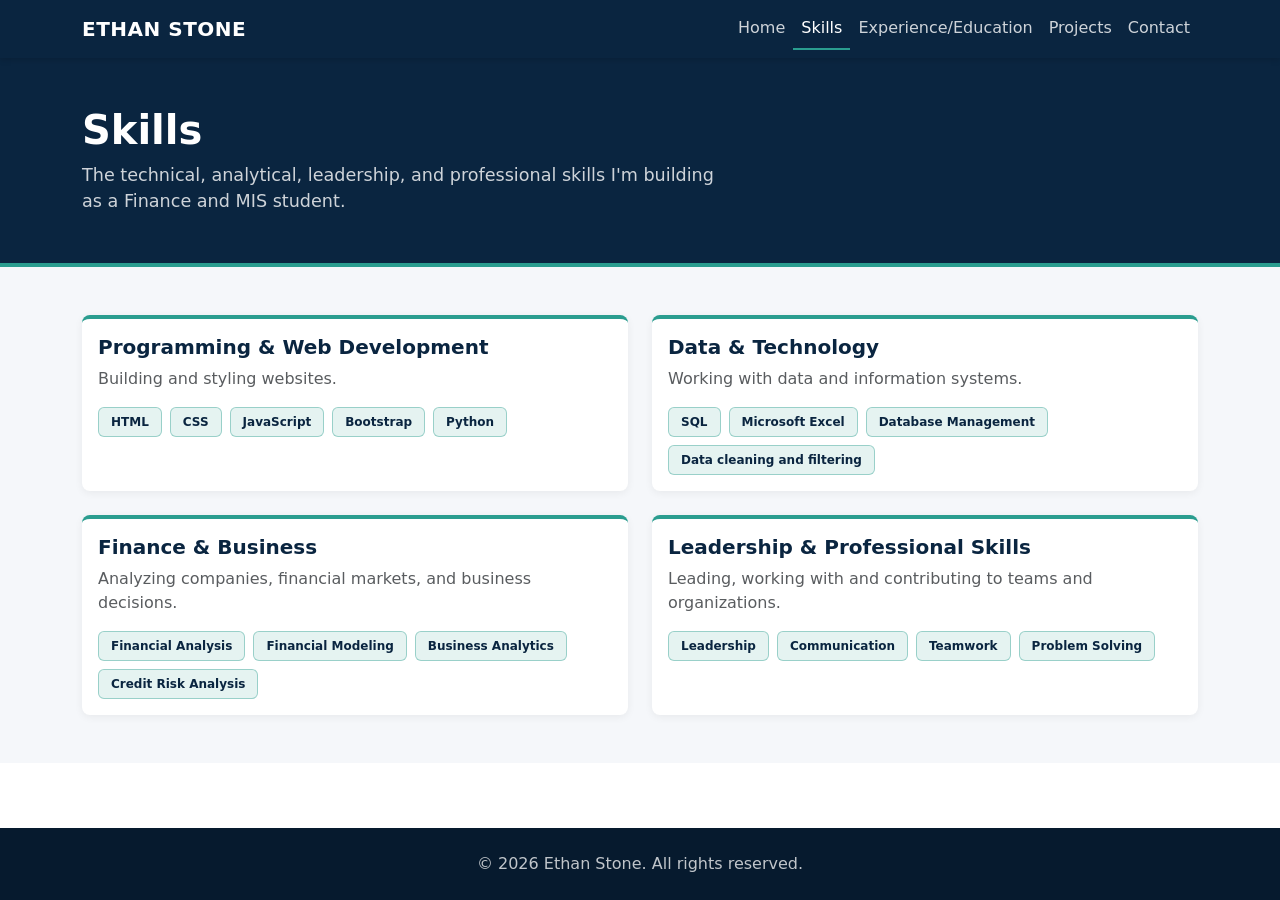
<file: skills.html>
﻿<!DOCTYPE html>

<html lang="en" xmlns="http://www.w3.org/1999/xhtml">
<head>
    <meta charset="utf-8" />
    <meta name="viewport" content="width=device-width, initial-scale=1">
    <title>ETHAN STONE PORTFOLIO</title>

    <link href="https://cdn.jsdelivr.net/npm/bootstrap@5.3.8/dist/css/bootstrap.min.css" rel="stylesheet" integrity="sha384-sRIl4kxILFvY47J16cr9ZwB07vP4J8+LH7qKQnuqkuIAvNWLzeN8tE5YBujZqJLB" crossorigin="anonymous">
    <link rel="stylesheet" href="style.css">
</head>

<body class="d-flex flex-column min-vh-100">
    <header>
        <nav class="navbar navbar-expand-lg site-navbar" aria-label="Main Navigation">
            <div class="container">
                <a class="navbar-brand" href="index.html">ETHAN STONE</a>

                <button class="navbar-toggler" type="button"
                        data-bs-toggle="collapse" data-bs-target="#mainNav"
                        aria-controls="mainNav" aria-expanded="false"
                        aria-label="Toggle navigation">
                    <span class="navbar-toggler-icon"></span>
                </button>

                <div class="collapse navbar-collapse" id="mainNav">
                    <ul class="navbar-nav ms-auto">
                        <li class="nav-item">
                            <a class="nav-link" href="index.html">Home</a>
                        </li>
                        <li class="nav-item">
                            <a class="nav-link active" aria-current="page "href="skills.html">Skills</a>
                        </li>
                        <li class="nav-item">
                            <a class="nav-link" href="experience.html">Experience/Education</a>
                        </li>
                        <li class="nav-item">
                            <a class="nav-link" href="projects.html">Projects</a>
                        </li>
                        <li class="nav-item">
                            <a class="nav-link" href="contact.html">Contact</a>
                        </li>
                    </ul>
                </div>
            </div>
        </nav>
    </header>

    <main class="flex-grow-1">

        <section class="page-header">
            <div class="container">
                <h1 class="page-title">Skills</h1>
                <p class="page-subtitle mb-0">
                    The technical, analytical, leadership, and professional skills I'm building as a
                    Finance and MIS student.
                </p>
            </div>
        </section>

        <section class="py-5 bg-light-gray" aria-label="Skill categories">
            <div class="container">
                <div class="row g-4">


                    <div class="col-md-6">
                        <div class="card info-card h-100">
                            <div class="card-body">
                                <h2 class="card-title h5">Programming &amp; Web Development</h2>
                                <p class="card-text text-muted">Building and styling websites.</p>
                                <div class="d-flex flex-wrap gap-2">
                                    <span class="badge skill-badge">HTML</span>
                                    <span class="badge skill-badge">CSS</span>
                                    <span class="badge skill-badge">JavaScript</span>
                                    <span class="badge skill-badge">Bootstrap</span>
                                    <span class="badge skill-badge">Python</span>
                                </div>
                            </div>
                        </div>
                    </div>
                    <div class="col-md-6">
                        <div class="card info-card h-100">
                            <div class="card-body">
                                <h2 class="card-title h5">Data &amp; Technology</h2>
                                <p class="card-text text-muted">Working with data and information systems.</p>
                                <div class="d-flex flex-wrap gap-2">
                                    <span class="badge skill-badge">SQL</span>
                                    <span class="badge skill-badge">Microsoft Excel</span>
                                    <span class="badge skill-badge">Database Management</span>
                                    <span class="badge skill-badge">Data cleaning and filtering</span>
                                </div>
                            </div>
                        </div>
                    </div>
                    <div class="col-md-6">
                        <div class="card info-card h-100">
                            <div class="card-body">
                                <h2 class="card-title h5">Finance &amp; Business</h2>
                                <p class="card-text text-muted">Analyzing companies, financial markets, and business decisions.</p>
                                <div class="d-flex flex-wrap gap-2">
                                    <span class="badge skill-badge">Financial Analysis</span>
                                    <span class="badge skill-badge">Financial Modeling</span>
                                    <span class="badge skill-badge">Business Analytics</span>
                                    <span class="badge skill-badge">Credit Risk Analysis</span>
                                </div>
                            </div>
                        </div>
                    </div>
                    <div class="col-md-6">
                        <div class="card info-card h-100">
                            <div class="card-body">
                                <h2 class="card-title h5">Leadership &amp; Professional Skills</h2>
                                <p class="card-text text-muted">Leading, working with and contributing to teams and organizations.</p>
                                <div class="d-flex flex-wrap gap-2">
                                    <span class="badge skill-badge">Leadership</span>
                                    <span class="badge skill-badge">Communication</span>
                                    <span class="badge skill-badge">Teamwork</span>
                                    <span class="badge skill-badge">Problem Solving</span>
                                </div>
                            </div>
                        </div>
                    </div>

                </div>
            </div>
        </section>
    </main>

    <footer class="site-footer">
        <div class="container text-center">
            <p class="mb-0">&copy; 2026 Ethan Stone. All rights reserved.</p>
        </div>
    </footer>

    <script src="https://cdn.jsdelivr.net/npm/bootstrap@5.3.3/dist/js/bootstrap.bundle.min.js"></script>
    <script src="js/Script1.js"></script>
</body>
</html>
</file>
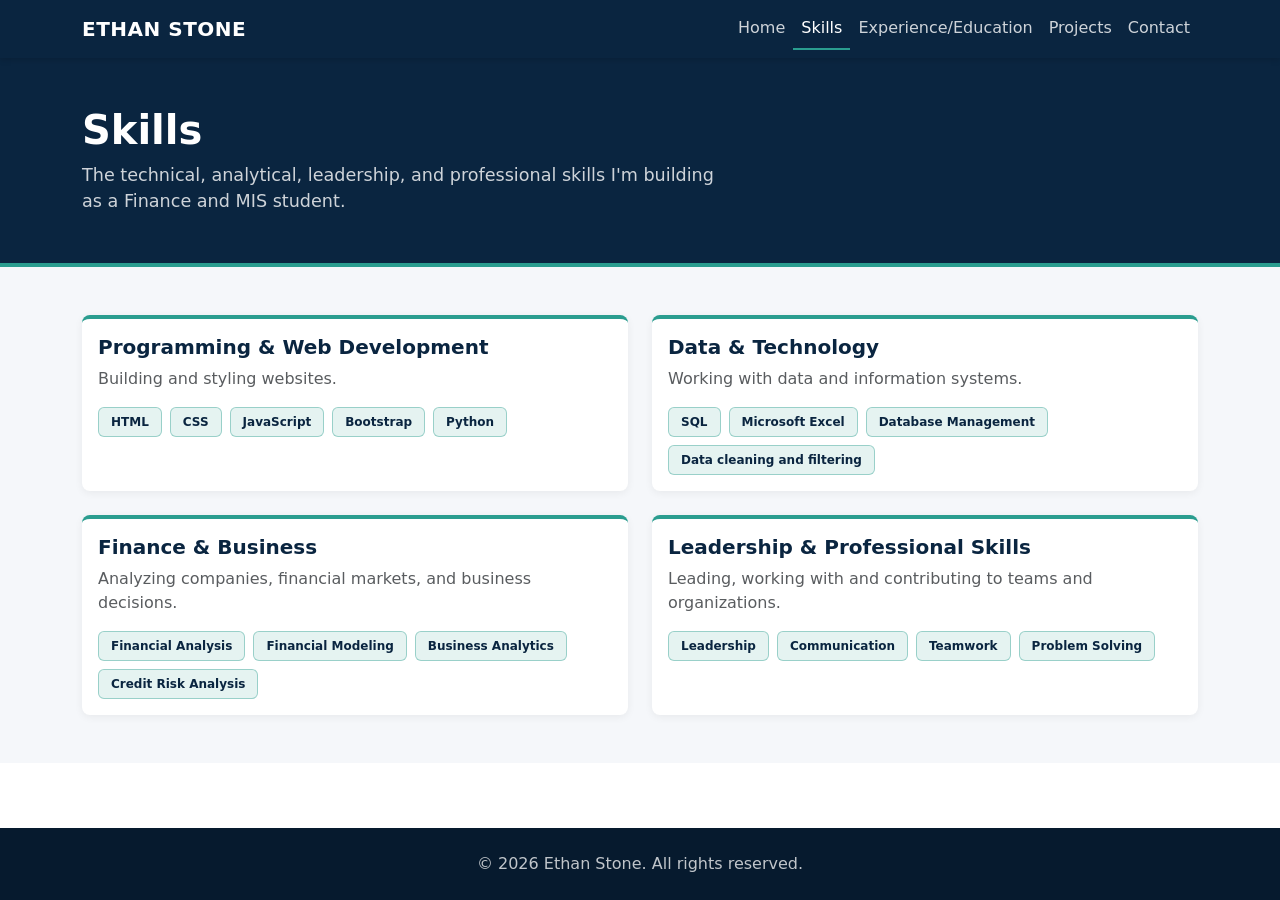
<file: Skills.html>
﻿<!DOCTYPE html>

<html lang="en" xmlns="http://www.w3.org/1999/xhtml">
<head>
    <meta charset="utf-8" />
    <meta name="viewport" content="width=device-width, initial-scale=1">
    <title>ETHAN STONE PORTFOLIO</title>

    <link href="https://cdn.jsdelivr.net/npm/bootstrap@5.3.8/dist/css/bootstrap.min.css" rel="stylesheet" integrity="sha384-sRIl4kxILFvY47J16cr9ZwB07vP4J8+LH7qKQnuqkuIAvNWLzeN8tE5YBujZqJLB" crossorigin="anonymous">
    <link rel="stylesheet" href="style.css">
</head>

<body class="d-flex flex-column min-vh-100">
    <header>
        <nav class="navbar navbar-expand-lg site-navbar" aria-label="Main Navigation">
            <div class="container">
                <a class="navbar-brand" href="index.html">ETHAN STONE</a>

                <button class="navbar-toggler" type="button"
                        data-bs-toggle="collapse" data-bs-target="#mainNav"
                        aria-controls="mainNav" aria-expanded="false"
                        aria-label="Toggle navigation">
                    <span class="navbar-toggler-icon"></span>
                </button>

                <div class="collapse navbar-collapse" id="mainNav">
                    <ul class="navbar-nav ms-auto">
                        <li class="nav-item">
                            <a class="nav-link" href="index.html">Home</a>
                        </li>
                        <li class="nav-item">
                            <a class="nav-link active" aria-current="page "href="skills.html">Skills</a>
                        </li>
                        <li class="nav-item">
                            <a class="nav-link" href="experience.html">Experience/Education</a>
                        </li>
                        <li class="nav-item">
                            <a class="nav-link" href="projects.html">Projects</a>
                        </li>
                        <li class="nav-item">
                            <a class="nav-link" href="contact.html">Contact</a>
                        </li>
                    </ul>
                </div>
            </div>
        </nav>
    </header>

    <main class="flex-grow-1">

        <!-- PAGE BANNER -->
        <section class="page-header">
            <div class="container">
                <h1 class="page-title">Skills</h1>
                <p class="page-subtitle mb-0">
                    The technical, analytical, leadership, and professional skills I'm building as a
                    Finance and MIS student.
                </p>
            </div>
        </section>

        <section class="py-5 bg-light-gray" aria-label="Skill categories">
            <div class="container">
                <div class="row g-4">


                    <div class="col-md-6">
                        <div class="card info-card h-100">
                            <div class="card-body">
                                <h2 class="card-title h5">Programming &amp; Web Development</h2>
                                <p class="card-text text-muted">Building and styling websites.</p>
                                <div class="d-flex flex-wrap gap-2">
                                    <span class="badge skill-badge">HTML</span>
                                    <span class="badge skill-badge">CSS</span>
                                    <span class="badge skill-badge">JavaScript</span>
                                    <span class="badge skill-badge">Bootstrap</span>
                                    <span class="badge skill-badge">Python</span>
                                </div>
                            </div>
                        </div>
                    </div>
                    <div class="col-md-6">
                        <div class="card info-card h-100">
                            <div class="card-body">
                                <h2 class="card-title h5">Data &amp; Technology</h2>
                                <p class="card-text text-muted">Working with data and information systems.</p>
                                <div class="d-flex flex-wrap gap-2">
                                    <span class="badge skill-badge">SQL</span>
                                    <span class="badge skill-badge">Microsoft Excel</span>
                                    <span class="badge skill-badge">Database Management</span>
                                    <span class="badge skill-badge">Data cleaning and filtering</span>
                                </div>
                            </div>
                        </div>
                    </div>
                    <div class="col-md-6">
                        <div class="card info-card h-100">
                            <div class="card-body">
                                <h2 class="card-title h5">Finance &amp; Business</h2>
                                <p class="card-text text-muted">Analyzing companies, financial markets, and business decisions.</p>
                                <div class="d-flex flex-wrap gap-2">
                                    <span class="badge skill-badge">Financial Analysis</span>
                                    <span class="badge skill-badge">Financial Modeling</span>
                                    <span class="badge skill-badge">Business Analytics</span>
                                    <span class="badge skill-badge">Credit Risk Analysis</span>
                                </div>
                            </div>
                        </div>
                    </div>
                    <div class="col-md-6">
                        <div class="card info-card h-100">
                            <div class="card-body">
                                <h2 class="card-title h5">Leadership &amp; Professional Skills</h2>
                                <p class="card-text text-muted">Leading, working with and contributing to teams and organizations.</p>
                                <div class="d-flex flex-wrap gap-2">
                                    <span class="badge skill-badge">Leadership</span>
                                    <span class="badge skill-badge">Communication</span>
                                    <span class="badge skill-badge">Teamwork</span>
                                    <span class="badge skill-badge">Problem Solving</span>
                                </div>
                            </div>
                        </div>
                    </div>

                </div>
            </div>
        </section>
    </main>

    <footer class="site-footer">
        <div class="container text-center">
            <p class="mb-0">&copy; 2026 Ethan Stone. All rights reserved.</p>
        </div>
    </footer>

    <script src="https://cdn.jsdelivr.net/npm/bootstrap@5.3.3/dist/js/bootstrap.bundle.min.js"></script>
    <script src="js/Script1.js"></script>
</body>
</html>
</file>
<file: style.css>
﻿:root {
    --navy: #0a2540;
    --navy-dark: #061a2e;
    --teal: #2a9d8f;
    --light-gray: #f5f7fa;
    --text-dark: #1f2933;
    --white: #ffffff;
}


body {
    font-family: "Segoe UI", system-ui, -apple-system, Roboto, Arial, sans-serif;
    color: var(--text-dark);
    background-color: var(--white);
}

.section-heading {
    color: var(--navy);
    font-weight: 700;
}

.site-navbar {
    background-color: var(--navy);
    box-shadow: 0 2px 6px rgba(0, 0, 0, 0.15);
}

    .site-navbar .navbar-brand {
        color: var(--white);
        font-weight: 700;
        letter-spacing: 0.5px;
    }

    .site-navbar .nav-link {
        color: rgba(255, 255, 255, 0.8);
        padding: 0.5rem 1rem;
        border-bottom: 2px solid transparent;
        transition: color 0.2s ease, border-color 0.2s ease;
    }

        .site-navbar .nav-link:hover,
        .site-navbar .nav-link:focus {
            color: var(--white);
            border-bottom-color: var(--teal);
        }

        .site-navbar .nav-link.active {
            color: var(--white);
            border-bottom-color: var(--teal);
        }

    .site-navbar .navbar-toggler {
        border-color: rgba(255, 255, 255, 0.5);
    }

    .site-navbar .navbar-toggler-icon {
        filter: invert(1);
    }

.site-footer {
    background-color: var(--navy-dark);
    color: rgba(255, 255, 255, 0.75);
    padding: 1.5rem 0;
}

.hero {
    background: linear-gradient(135deg, var(--white) 0%, var(--light-gray) 100%);
    padding: 4rem 0;
}

.hero-eyebrow {
    color: var(--teal);
    font-weight: 600;
    text-transform: uppercase;
    letter-spacing: 1px;
    font-size: 0.85rem;
    margin-bottom: 0.5rem;
}

.hero-title {
    color: var(--navy);
    font-weight: 800;
    font-size: clamp(2rem, 5vw, 3.25rem);
    margin-bottom: 1rem;
}

.hero-bio {
    font-size: 1.1rem;
    line-height: 1.7;
    max-width: 38rem;
}

.profile-photo {
    width: 100%;
    max-width: 280px;
    aspect-ratio: 1 / 1;
    object-fit: cover;
    border-radius: 50%;
    border: 5px solid var(--white);
    box-shadow: 0 8px 24px rgba(10, 37, 64, 0.2);
}

.btn-brand {
    background-color: var(--navy);
    border-color: var(--navy);
    color: var(--white);
    transition: background-color 0.2s ease, transform 0.2s ease;
}

    .btn-brand:hover,
    .btn-brand:focus {
        background-color: var(--teal);
        border-color: var(--teal);
        color: var(--white);
        transform: translateY(-2px);
    }

.btn-outline-brand {
    background-color: transparent;
    border: 2px solid var(--navy);
    color: var(--navy);
    transition: background-color 0.2s ease, color 0.2s ease, transform 0.2s ease;
}

    .btn-outline-brand:hover,
    .btn-outline-brand:focus {
        background-color: var(--navy);
        color: var(--white);
        transform: translateY(-2px);
    }


.bg-light-gray {
    background-color: var(--light-gray);
}

.info-card {
    border: none;
    border-top: 4px solid var(--teal);
    border-radius: 0.5rem;
    box-shadow: 0 2px 8px rgba(0, 0, 0, 0.06);
    transition: transform 0.2s ease, box-shadow 0.2s ease;
}

    .info-card:hover {
        transform: translateY(-4px);
        box-shadow: 0 8px 20px rgba(0, 0, 0, 0.12);
    }

    .info-card .card-title {
        color: var(--navy);
        font-weight: 700;
    }

.skill-badge {
    background-color: rgba(42, 157, 143, 0.12);
    color: var(--navy);
    font-weight: 600;
    padding: 0.5rem 0.75rem;
    border: 1px solid rgba(42, 157, 143, 0.4);
}

.page-header {
    background-color: var(--navy);
    color: var(--white);
    padding: 3rem 0;
    border-bottom: 4px solid var(--teal);
}

.page-title {
    font-weight: 800;
    font-size: clamp(1.75rem, 4vw, 2.5rem);
    margin-bottom: 0.5rem;
}

.page-subtitle {
    color: rgba(255, 255, 255, 0.8);
    font-size: 1.1rem;
    max-width: 40rem;
}

.entry-card .card-body {
    padding: 1.5rem;
}

.entry-meta {
    color: var(--teal);
    font-weight: 600;
}

.entry-dates {
    color: #6b7785;
    font-size: 0.9rem;
    white-space: nowrap;
}

.entry-list {
    padding-left: 1.25rem;
}

    .entry-list li {
        margin-bottom: 0.4rem;
        line-height: 1.6;
    }

.project-card .card-text {
    line-height: 1.6;
    margin-bottom: 1rem;
}

.category-badge {
    background-color: var(--navy);
    color: var(--white);
    font-weight: 600;
    letter-spacing: 0.5px;
    text-transform: uppercase;
    font-size: 0.7rem;
}

.contact-card .card-body {
    padding: 2rem 1.5rem;
}

.contact-card .card-text {
    margin-bottom: 1.5rem;
    line-height: 1.6;
}

.contact-icon {
    width: 3.5rem;
    height: 3.5rem;
    margin: 0 auto 1rem;
    display: flex;
    align-items: center;
    justify-content: center;
    border-radius: 50%;
    background-color: var(--navy);
    color: var(--white);
    font-weight: 700;
    font-size: 1.1rem;
    transition: background-color 0.2s ease;
}

.contact-card:hover .contact-icon {
    background-color: var(--teal);
}


.filter-btn {
    background-color: var(--white);
    border: 2px solid var(--navy);
    color: var(--navy);
    font-weight: 600;
    border-radius: 50rem;
    padding: 0.4rem 1.1rem;
    transition: background-color 0.2s ease, color 0.2s ease, transform 0.2s ease;
}

    .filter-btn:hover,
    .filter-btn:focus {
        background-color: rgba(42, 157, 143, 0.15);
        color: var(--navy);
        transform: translateY(-2px);
    }

    .filter-btn.active {
        background-color: var(--navy);
        border-color: var(--navy);
        color: var(--white);
    }


.search-input {
    border: 2px solid var(--navy);
    border-radius: 50rem;
    padding: 0.5rem 1.1rem;
}

    .search-input:focus {
        border-color: var(--teal);
        box-shadow: 0 0 0 0.2rem rgba(42, 157, 143, 0.25);
    }
</file>
